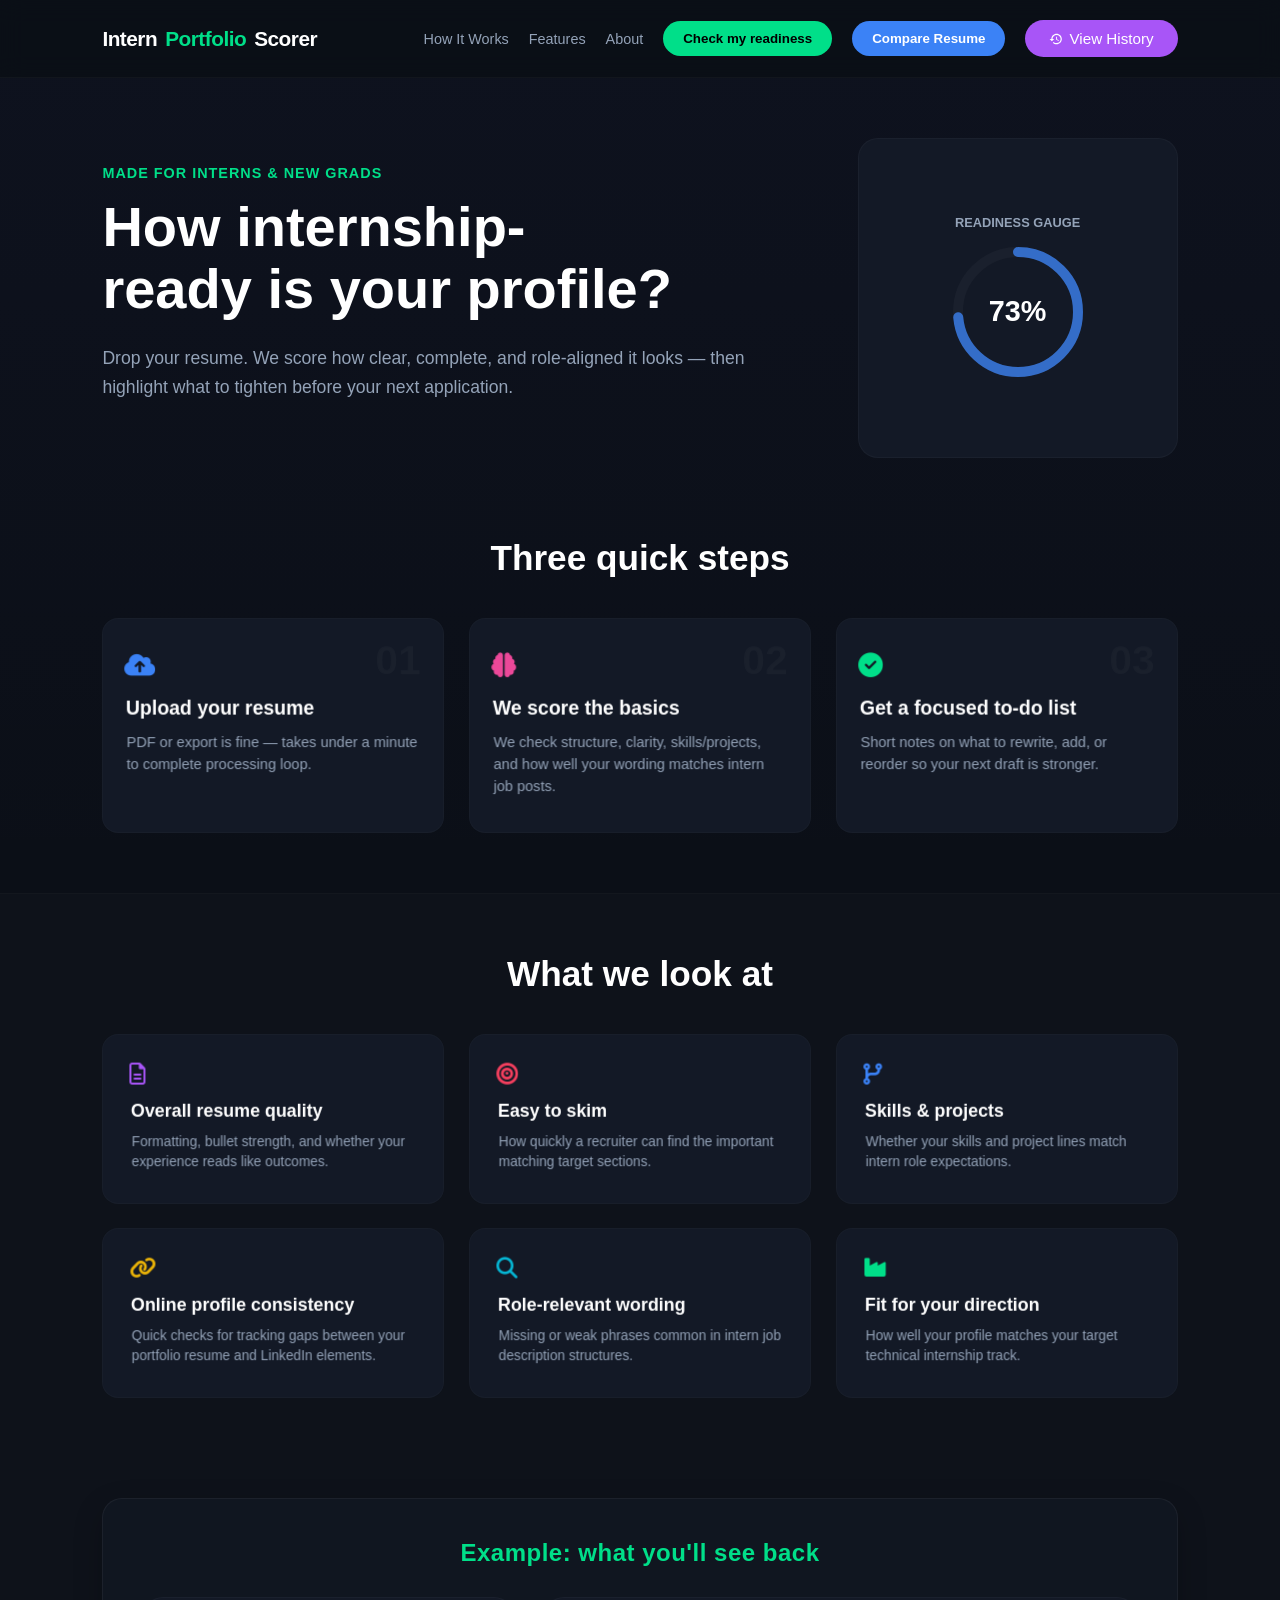
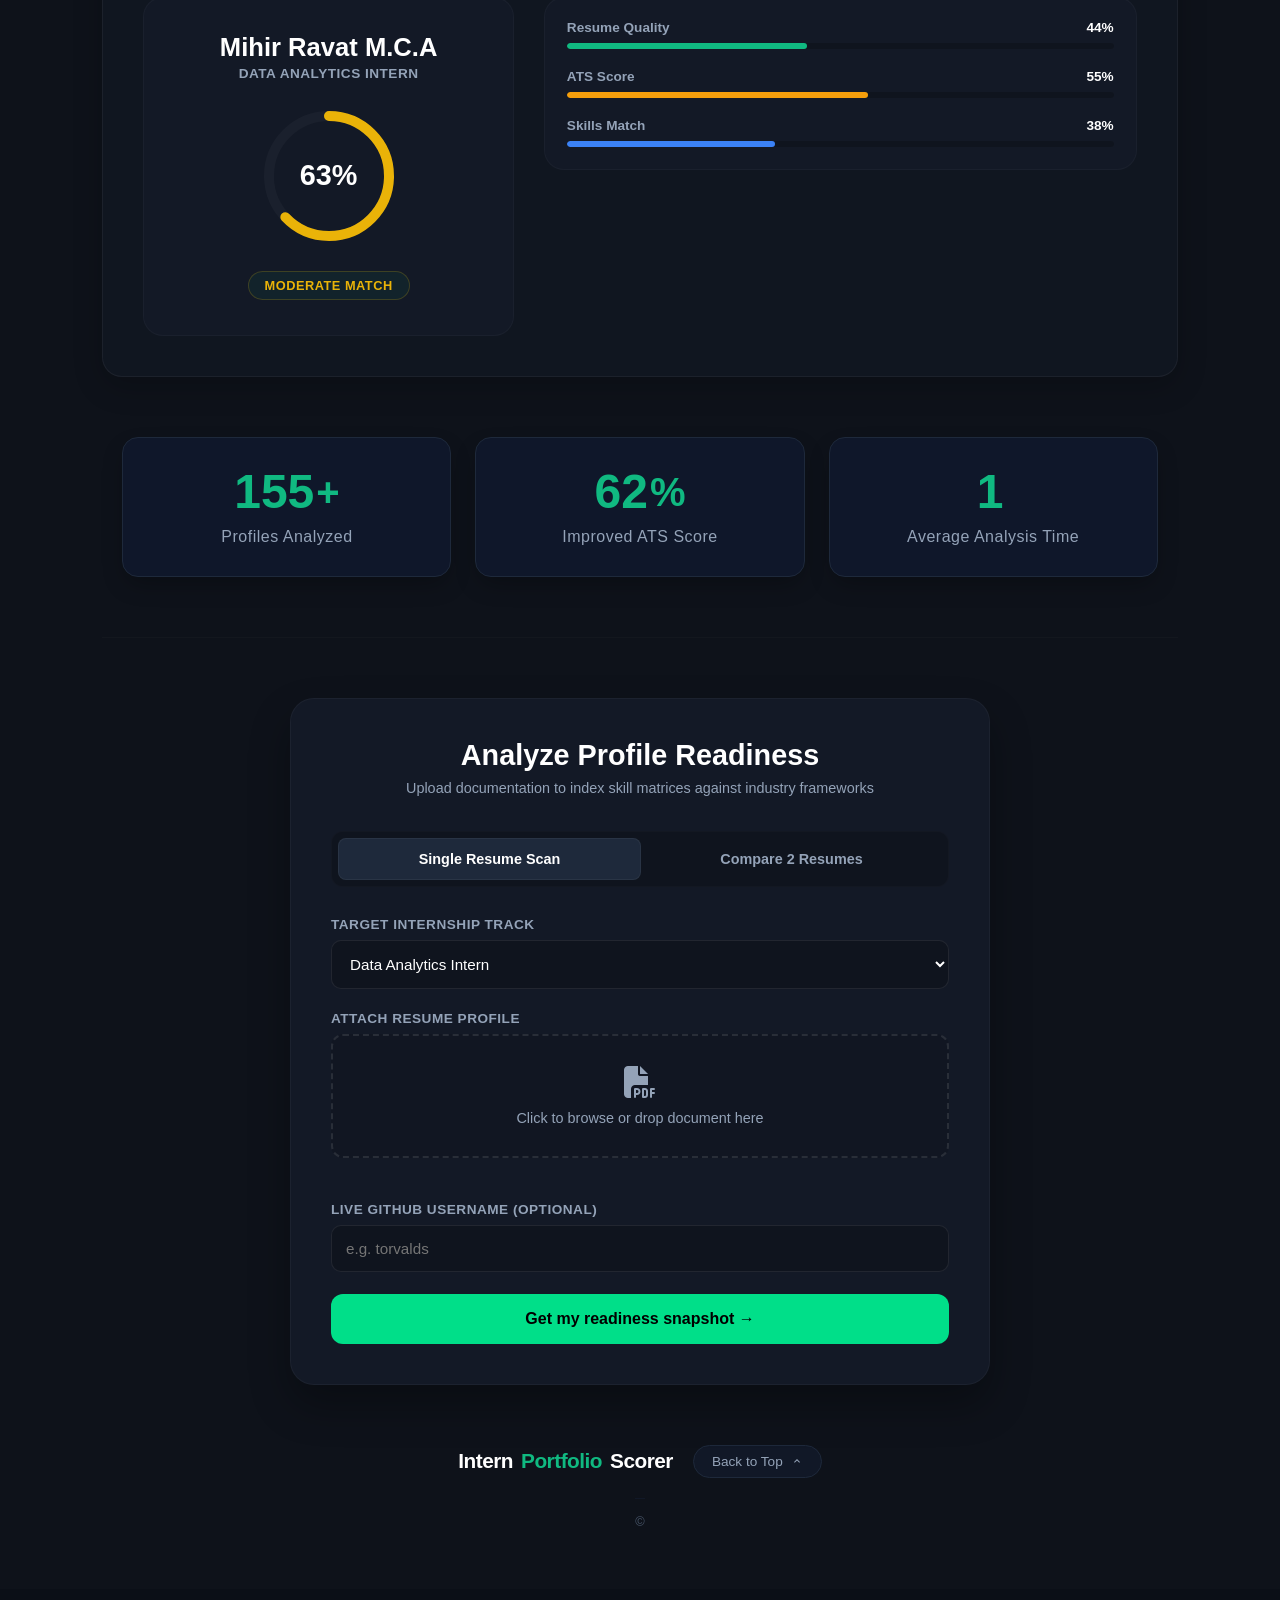
<file: index.html>
<!DOCTYPE html>
<html lang="en">
<head>
    <meta charset="UTF-8">
    <meta name="viewport" content="width=device-width, initial-scale=1.0">
    <title>Intern Portfolio Readiness Scorer</title>
    <link rel="stylesheet" href="https://cdnjs.cloudflare.com/ajax/libs/font-awesome/6.4.0/css/all.min.css">
    <style>
        :root {
            --dark-bg: #0b0f17;
            --card-bg: #131926;
            --neon-green: #00df89;
            --text-white: #ffffff;
            --text-muted: #94a3b8;
            --tag-match-bg: rgba(16, 185, 129, 0.1);
            --tag-match-border: rgba(16, 185, 129, 0.2);
            --tag-missing-bg: rgba(239, 68, 68, 0.1);
            --tag-missing-border: rgba(239, 68, 68, 0.2);
        }

        * { margin: 0; padding: 0; box-sizing: border-box; font-family: 'Segoe UI', Tahoma, Geneva, Verdana, sans-serif; }
        body { background-color: var(--dark-bg); color: var(--text-white); padding-bottom: 80px; overflow-x: hidden; }

       
        nav { display: flex; justify-content: space-between; align-items: center; padding: 20px 8%; background: rgba(11, 15, 23, 0.8); backdrop-filter: blur(12px); position: sticky; top: 0; z-index: 100; border-bottom: 1px solid rgba(255,255,255,0.03); }
        .logo { font-size: 1.3rem; font-weight: 800; letter-spacing: -0.5px; display: flex; align-items: center; gap: 8px; }
        .logo span { color: var(--neon-green); }
        .nav-links { display: flex; gap: 20px; align-items: center; list-style: none; }
        .nav-links a { color: var(--text-muted); text-decoration: none; font-size: 0.9rem; transition: 0.2s; }
        .nav-links a:hover { color: var(--text-white); }
        .btn-nav { background: var(--neon-green); color: #000 !important; padding: 10px 20px; border-radius: 30px; font-weight: 600; cursor: pointer; border: none; text-decoration: none; display: inline-block; transition: transform 0.2s, box-shadow 0.2s; }
        .btn-nav:hover { transform: translateY(-2px); box-shadow: 0 4px 15px rgba(0,223,137,0.3); color: #000 !important; }
        
         
        .section-wrapper { width: 100%; padding: 60px 8%; display: flex; flex-direction: column; align-items: center; }

        .reveal-on-scroll {
            opacity: 0;
            transform: translateY(30px);
            transition: opacity 0.8s cubic-bezier(0.25, 1, 0.5, 1), transform 0.8s cubic-bezier(0.25, 1, 0.5, 1);
        }
        .reveal-on-scroll.active {
            opacity: 1;
            transform: translateY(0);
        }


    @media (max-width: 768px) {
   
    /* 1. NAVBAR MOBILE RULES */
    
    nav {
        flex-direction: column !important;
        gap: 15px !important;
        padding: 20px 10px !important;
        text-align: center !important;
    }

    .nav-links {
        flex-direction: row !important;
        flex-wrap: wrap !important;
        justify-content: center !important;
        gap: 12px !important;
        padding: 0 !important;
    }

    .nav-links li {
        display: inline-block !important;
        margin: 4px 0 !important;
    }

    .nav-links a, .btn-nav {
        font-size: 0.85rem !important; 
        padding: 6px 12px !important;
    }

   
    /* 2. HERO LAYOUT MOBILE RULES */
   
    .hero-layout {
        flex-direction: column !important;
        gap: 30px !important;
        text-align: center !important;
        margin-bottom: 20px !important;
    }

    .hero-left {
        width: 100% !important;
    }

    .hero-left h1 {
        font-size: 2.2rem !important; 
        line-height: 1.2 !important;
        margin-bottom: 15px !important;
    }
    
    .hero-left h1 br {
        display: none !important;
    }

    .hero-left p {
        font-size: 0.95rem !important;
        line-height: 1.5 !important;
        margin-bottom: 20px !important;
        padding: 0 10px !important;
    }

    .hero-right {
        width: 280px !important;
        height: 280px !important;
        margin: 0 auto !important;
        box-sizing: border-box !important;
    }

    
    /* 3. THREE QUICK STEPS MOBILE RULES */
   
    .steps-container {
        margin-top: 30px !important;
    }

    .steps-container h2 {
        font-size: 1.8rem !important; 
        margin-bottom: 25px !important;
    }

    .steps-grid {
        grid-template-columns: 1fr !important; 
        gap: 20px !important;
        padding: 0 10px !important;
        box-sizing: border-box !important;
    }

    .step-card {
        padding: 30px 20px !important;
        text-align: center !important; 
        width: 100% !important;
        max-width: 350px !important; 
        margin: 0 auto !important; 
    }

    .step-num {
        top: 15px !important;
        right: 20px !important;
        font-size: 2.2rem !important;
    }

      
    .features-container h2 {
        font-size: 1.8rem !important; 
        margin-bottom: 30px !important;
        text-align: center !important;
    }

    .features-grid {
        display: flex !important;             
        flex-direction: column !important;
        gap: 20px !important;
        width: 100% !important;
        padding: 0 5px !important;
        box-sizing: border-box !important;
    }

    .feature-card {
        width: 100% !important;
        max-width: 350px !important;
        margin: 0 auto !important; 
        padding: 25px 20px !important;
        text-align: center !important;         
        box-sizing: border-box !important;
    }

    .feature-card i {
        font-size: 1.8rem !important;
        margin-bottom: 12px !important;
    }

    .feature-card h3 {
        font-size: 1.2rem !important;
        margin-bottom: 8px !important;
    }

    .feature-card p {
        font-size: 0.9rem !important;
        line-height: 1.5 !important;
    }

    /* 5. DUMMY SHOWCASE (ABOUT SECTION) MOBILE RULES */
  
    .dummy-showcase-box {
        padding: 25px 15px !important; 
        margin-top: 30px !important;
    }

    .dummy-title-header {
        font-size: 1.25rem !important; 
        margin-bottom: 20px !important;
    }

    .main-layout-grid {
        display: flex !important;
        flex-direction: column !important;    
        gap: 20px !important;
        width: 100% !important;
    }

    .left-score-card {
        width: 100% !important;
        max-width: 340px !important;
        margin: 0 auto !important; 
        padding: 20px !important;
        box-sizing: border-box !important;
        text-align: center !important;
    }

    .right-data-column {
        width: 100% !important;
        max-width: 340px !important;
        margin: 0 auto !important; 
        box-sizing: border-box !important;
    }

    .card-bg {
        padding: 15px !important; 
    }

    .metric-row {
        width: 100% !important;
        box-sizing: border-box !important;
    }
}

       
        .hero-layout { display: flex; justify-content: space-between; align-items: center; width: 100%; gap: 50px; margin-bottom: 40px; }
        .hero-left { flex: 1; }
        .hero-left .tagline { color: var(--neon-green); font-size: 0.9rem; font-weight: 600; text-transform: uppercase; margin-bottom: 15px; letter-spacing: 1px; }
        .hero-left h1 { font-size: 3.5rem; font-weight: 800; line-height: 1.1; margin-bottom: 25px; }
        .hero-left p { color: var(--text-muted); font-size: 1.1rem; line-height: 1.6; margin-bottom: 30px; }
        .hero-right { position: relative; width: 320px; height: 320px; background: var(--card-bg); border-radius: 20px; display: flex; flex-direction: column; align-items: center; justify-content: center; border: 1px solid rgba(255,255,255,0.03); transition: transform 0.3s ease, box-shadow 0.3s ease; }
        .hero-right:hover { box-shadow: 0 10px 30px rgba(0, 223, 137, 0.1); }

        
        .steps-container { width: 100%; text-align: center; margin-top: 40px; }
        .steps-container h2 { font-size: 2.2rem; font-weight: 700; margin-bottom: 40px; }
        .steps-grid { display: grid; grid-template-columns: repeat(3, 1fr); gap: 25px; width: 100%; }
        
        .step-card { 
            background: var(--card-bg); 
            border-radius: 16px; 
            padding: 35px 25px; 
            text-align: left; 
            border: 1px solid rgba(255,255,255,0.02); 
            position: relative;
            transform-style: preserve-3d;
            transform: perspective(1000px);
            transition: transform 0.15s ease, box-shadow 0.3s ease, border-color 0.3s ease;
        }
        .step-card:hover {
            box-shadow: 0 15px 35px rgba(0, 0, 0, 0.4);
            border-color: rgba(0, 223, 137, 0.2);
        }
        
        .step-num { position: absolute; top: 20px; right: 25px; font-size: 2.5rem; font-weight: 900; color: rgba(255,255,255,0.03); transform: translateZ(20px); }
        .step-card i { font-size: 1.5rem; margin-bottom: 20px; transform: translateZ(25px); display: inline-block; }
        .step-card h3 { font-size: 1.2rem; margin-bottom: 12px; font-weight: 600; transform: translateZ(15px); }
        .step-card p { color: var(--text-muted); font-size: 0.9rem; line-height: 1.5; transform: translateZ(10px); }

       
        .features-container { width: 100%; text-align: center; margin-bottom: 50px; }
        .features-container h2 { font-size: 2.2rem; font-weight: 700; margin-bottom: 40px; }
        .features-grid { display: grid; grid-template-columns: repeat(3, 1fr); gap: 25px; width: 100%; }
        
        .feature-card { 
            background: var(--card-bg); 
            border-radius: 16px; 
            padding: 30px; 
            text-align: left; 
            border: 1px solid rgba(255,255,255,0.02);
            transform-style: preserve-3d;
            transform: perspective(1000px);
            transition: transform 0.15s ease, box-shadow 0.3s ease, border-color 0.3s ease;
        }
        .feature-card:hover {
            box-shadow: 0 15px 35px rgba(0, 0, 0, 0.4);
            border-color: rgba(0, 223, 137, 0.15);
        }
        
        .feature-card i { font-size: 1.3rem; margin-bottom: 15px; transform: translateZ(25px); display: inline-block; }
        .feature-card h3 { font-size: 1.1rem; margin-bottom: 10px; font-weight: 600; transform: translateZ(15px); }
        .feature-card p { color: var(--text-muted); font-size: 0.85rem; line-height: 1.5; transform: translateZ(10px); }

       
        .dummy-showcase-box { width: 100%; margin-top: 50px; background: rgba(19, 25, 38, 0.6); border-radius: 20px; padding: 40px; border: 1px solid rgba(255,255,255,0.05); box-shadow: 0 10px 30px rgba(0,0,0,0.2); }
        .dummy-title-header { text-align: center; font-size: 1.5rem; font-weight: 700; margin-bottom: 30px; color: var(--neon-green); letter-spacing: 0.5px; }

       
        .app-engine-box { width: 100%; max-width: 700px; background: var(--card-bg); border-radius: 24px; padding: 40px; border: 1px solid rgba(255,255,255,0.04); box-shadow: 0 20px 40px rgba(0,0,0,0.3); transition: border-color 0.4s ease; }
        .engine-header { text-align: center; margin-bottom: 35px; }
        .engine-header h2 { font-size: 1.8rem; font-weight: 700; margin-bottom: 8px; }
        .engine-header p { color: var(--text-muted); font-size: 0.9rem; }
        
        .mode-toggle-tabs { display: flex; background: rgba(0,0,0,0.2); padding: 6px; border-radius: 12px; margin-bottom: 30px; border: 1px solid rgba(255,255,255,0.02); }
        .tab-btn { flex: 1; background: none; border: none; color: var(--text-muted); padding: 12px; font-size: 0.9rem; font-weight: 600; cursor: pointer; border-radius: 8px; transition: 0.2s; }
        .tab-btn.active { background: #1e293b; color: var(--text-white); border: 1px solid rgba(255,255,255,0.05); }

        .input-group { margin-bottom: 22px; display: flex; flex-direction: column; gap: 8px; text-align: left; }
        .input-group label { font-size: 0.85rem; font-weight: 600; color: var(--text-muted); text-transform: uppercase; letter-spacing: 0.5px; }
        select, input[type="text"] { width: 100%; background: rgba(0,0,0,0.2); border: 1px solid rgba(255,255,255,0.08); padding: 14px; border-radius: 10px; color: #FFF; font-size: 0.95rem; outline: none; transition: 0.2s; }
        select:focus, input[type="text"]:focus { border-color: var(--neon-green); }

        .file-upload-dropzone { width: 100%; border: 2px dashed rgba(255,255,255,0.1); border-radius: 12px; padding: 30px; text-align: center; cursor: pointer; transition: 0.2s; background: rgba(0,0,0,0.1); }
        .file-upload-dropzone:hover { border-color: var(--neon-green); background: rgba(0,223,137,0.02); }
        .file-upload-dropzone i { font-size: 2rem; color: var(--text-muted); margin-bottom: 12px; }
        .file-upload-dropzone p { font-size: 0.9rem; color: var(--text-muted); }
        .file-name-label { margin-top: 8px; font-size: 0.85rem; color: var(--neon-green); font-weight: 600; display: none; }

        .btn-submit-engine { width: 100%; background: var(--neon-green); color: #000; border: none; padding: 16px; border-radius: 12px; font-size: 1rem; font-weight: 700; cursor: pointer; margin-top: 15px; display: flex; justify-content: center; align-items: center; gap: 8px; transition: 0.2s; }
        .btn-submit-engine:hover { transform: translateY(-2px); box-shadow: 0 8px 20px rgba(0,223,137,0.2); }

       
        .radial-progress-wrapper { position: relative; width: 140px; height: 140px; }
        .radial-svg { width: 140px; height: 140px; transform: rotate(-90deg); }
        .circle-bg { fill: none; stroke: rgba(255,255,255,0.03); stroke-width: 10; }
        .circle-fill {fill: none;stroke: var(--neon-green);stroke-width: 10;stroke-linecap: round;stroke-dasharray: 377;stroke-dashoffset: 377;transition: stroke-dashoffset 1.5s ease;}
        .circle-text-center { position: absolute; top: 0; left: 0; width: 100%; height: 100%; display: flex; align-items: center; justify-content: center; flex-direction: column; }
        .circle-text-center .num { font-size: 1.8rem; font-weight: 800; color: #0f6b66; }

        /* --- OUTPUT ENGINE CLASSES --- */
        .main-layout-grid { display: grid; grid-template-columns: 1fr 1.6fr; gap: 30px; width: 100%; text-align: left; margin-top: 20px; }
        .left-score-card { background: var(--card-bg); border-radius: 20px; padding: 35px; border: 1px solid rgba(255,255,255,0.03); display: flex; flex-direction: column; align-items: center; text-align: center; }
        .profile-title { font-size: 1.6rem; font-weight: 800; margin-bottom: 4px; margin-top: 0px; color: #fff; }
        .role-subtitle { font-size: 0.85rem; color: var(--text-muted); font-weight: 600; text-transform: uppercase; letter-spacing: 0.5px; margin-bottom: 25px; }
        .center-circle-box { margin-bottom: 25px; }
        .circle-text-center .num { font-size: 1.8rem; font-weight: 800; color: #fff; }

        .circle-fill {fill: none;stroke: var(--neon-green);stroke-width: 10;stroke-linecap: round;stroke-dasharray: 377;stroke-dashoffset: 377;transition: stroke-dashoffset 1.5s ease;}
        .badge-fit { background: rgba(0, 223, 137, 0.05); border: 1px solid rgba(0, 223, 137, 0.2); color: var(--neon-green); padding: 6px 16px; border-radius: 30px; font-size: 0.8rem; font-weight: 700; letter-spacing: 0.5px; }
        
        .suggestions-box { width: 100%; text-align: left; margin-top: 30px; border-top: 1px solid rgba(255,255,255,0.04); padding-top: 25px; }
        .suggestions-header { font-size: 0.9rem; font-weight: 700; margin-bottom: 15px; color: #fff; }
        .suggestions-list { padding-left: 18px; color: var(--text-muted); font-size: 0.85rem; display: flex; flex-direction: column; gap: 12px; }
        .suggestions-list li { line-height: 1.5; }

        .right-data-column { display: flex; flex-direction: column; gap: 20px; }
        .card-bg { background: var(--card-bg); border-radius: 20px; border: 1px solid rgba(255,255,255,0.03); }
        .section-title { font-size: 1.05rem; font-weight: 700; color: #fff; margin-bottom: 20px; padding-bottom: 12px; border-bottom: 1px solid rgba(255,255,255,0.04); }
        
        .metrics-list { display: flex; flex-direction: column; gap: 20px; }
        .metric-row { display: flex; flex-direction: column; gap: 8px; }
        .metric-info { display: flex; justify-content: space-between; font-size: 0.85rem; font-weight: 600; color: var(--text-muted); }
        .metric-info span:last-child { color: #fff; }
        .bar-container { width: 100%; height: 6px; background: rgba(0,0,0,0.2); border-radius: 10px; overflow: hidden; }
        .bar-fill-track { height: 100%; width: 0%; border-radius: 10px; transition: width 1.2s cubic-bezier(0.4, 0, 0.2, 1); }

        .matrix-label-sub { font-size: 0.8rem; font-weight: 700; color: var(--text-muted); text-transform: uppercase; margin-bottom: 12px; letter-spacing: 0.5px; }
        .matrix-flex { display: flex; flex-wrap: wrap; gap: 8px; }
        .matrix-tag { padding: 5px 12px; border-radius: 6px; font-size: 0.75rem; font-weight: 600; }
        .tag-match { background: var(--tag-match-bg); border: 1px solid var(--tag-match-border); color: #34d399; }
        .tag-missing { background: var(--tag-missing-bg); border: 1px solid var(--tag-missing-border); color: #f87171; }

        /* GitHub Section Styles */
        .github-grid { display: grid; grid-template-columns: repeat(2, 1fr); gap: 15px; }
        .github-card { background: rgba(0,0,0,0.15); border-radius: 12px; padding: 18px; border: 1px solid rgba(255,255,255,0.02); display: flex; flex-direction: column; justify-content: space-between; }
        .repo-name { font-size: 0.9rem; font-weight: 700; color: #fff; margin-bottom: 6px; }
        .repo-desc { font-size: 0.78rem; color: var(--text-muted); line-height: 1.4; margin-bottom: 12px; }
        .repo-lang-box { display: flex; align-items: center; gap: 6px; font-size: 0.75rem; color: var(--text-muted); font-weight: 600; }
        .repo-lang-dot { width: 8px; height: 8px; background-color: var(--neon-green); border-radius: 50%; }

        /* Comparison Styling */
        .verdict-banner-container { width: 100%; padding: 30px; text-align: left; margin-bottom: 25px; border-left: 4px solid var(--neon-green); }
        .verdict-badge { font-size: 0.75rem; font-weight: 800; color: var(--neon-green); letter-spacing: 1px; margin-bottom: 6px; }
        .verdict-main-title { font-size: 1.3rem; font-weight: 800; margin-bottom: 10px; }
        .verdict-reason-para { color: var(--text-muted); font-size: 0.9rem; line-height: 1.5; }
        .comparison-grid-wrapper { display: grid; grid-template-columns: 1fr 1fr; gap: 25px; width: 100%; }
        .comparison-column-box { display: flex; flex-direction: column; gap: 15px; }
        .comp-header-title { font-size: 1.1rem; font-weight: 700; color: #3b82f6; text-align: left; margin-left: 5px; }

        #global-loading-overlay { display: none; margin-top: 25px; font-size: 0.95rem; color: var(--neon-green); font-weight: 600; }
        .spinner-matrix { animation: rotation 1s linear infinite; margin-right: 8px; }
        @keyframes rotation { 0% { transform: rotate(0deg); } 100% { transform: rotate(360deg); } }
    </style>
</head>
<body>

    <nav>
        <div class="logo">Intern<span>Portfolio</span>Scorer</div>
        <ul class="nav-links">
            <li><a href="#" onclick="scrollToSection(event, '.steps-container')">How It Works</a></li>
            <li><a href="#" onclick="scrollToSection(event, '.features-container')">Features</a></li>
           <li><a href="#" onclick="scrollToSection(event, '#about-section')">About</a></li>
            <li><button class="btn-nav" onclick="triggerNavbarAction('single')">Check my readiness</button></li>
            <li><button class="btn-nav" style="background: #3b82f6; color: #fff !important;" onclick="triggerNavbarAction('compare')">Compare Resume</button></li>
        
            <li>
                <a href="javascript:void(0);" id="view-history-btn" class="btn-nav" style="text-decoration: none; display: inline-flex; align-items: center; gap: 6px; background: #a855f7; color: #ffffff !important; padding: 10px 24px; border-radius: 50px; font-weight: 500; font-size: 0.95rem; transition: all 0.3s ease;" onmouseover="this.style.background='#9333ea'; this.style.boxShadow='0 0 12px rgba(168, 85, 247, 0.4)';" onmouseout="this.style.background='#a855f7'; this.style.boxShadow='none';">
                 <svg style="width:14px; height:14px; fill:currentColor;" viewBox="0 0 24 24">
                   <path d="M13 3c-4.97 0-9 4.03-9 9H1l3.89 3.89.07.14L9 12H6c0-3.87 3.13-7 7-7s7 3.13 7 7-3.13 7-7 7c-1.93 0-3.68-.79-4.94-2.06l-1.42 1.42C8.27 19.99 10.51 21 13 21c4.97 0 9-4.03 9-9s-4.03-9-9-9zm-1 5v5l4.28 2.54.72-1.21-3.5-2.08V8H12z"/>
                 </svg>
                  View History
                </a>
            </li>
           
        </ul>
    </nav>

    <div class="section-wrapper" style="background: linear-gradient(180deg, rgba(99,102,241,0.03) 0%, rgba(0,0,0,0) 100%);">
        <div class="hero-layout reveal-on-scroll">
            <div class="hero-left">
                <div class="tagline">Made for interns & new grads</div>
                <h1>How internship-<br>ready is your profile?</h1>
                <p>Drop your resume. We score how clear, complete, and role-aligned it looks — then highlight what to tighten before your next application.</p>
            </div>
            <div class="hero-right">
                <span style="color: var(--text-muted); font-size: 0.8rem; font-weight: 600; margin-bottom: 12px; text-transform: uppercase;">Readiness Gauge</span>
                <div class="radial-progress-wrapper">
                    <svg class="radial-svg">
                        <circle class="circle-bg" cx="70" cy="70" r="60"></circle>
                        <circle class="circle-fill dynamic-ring-trigger" data-offset="100" cx="70" cy="70" r="60" style="stroke-dasharray: 377; stroke-dashoffset: 377; stroke: #346dc8;"></circle>
                    </svg>
                <div class="circle-text-center">
                        <div class="num">73%</div>
                    </div>
                </div>
            </div>
        </div>

        <div class="steps-container reveal-on-scroll">
            <h2>Three quick steps</h2>
            <div class="steps-grid">
                <div class="step-card">
                    <div class="step-num">01</div>
                    <i class="fa-solid fa-cloud-arrow-up" style="color: #3b82f6;"></i>
                    <h3>Upload your resume</h3>
                    <p>PDF or export is fine — takes under a minute to complete processing loop.</p>
                </div>
                <div class="step-card">
                    <div class="step-num">02</div>
                    <i class="fa-solid fa-brain" style="color: #ec4899;"></i>
                    <h3>We score the basics</h3>
                    <p>We check structure, clarity, skills/projects, and how well your wording matches intern job posts.</p>
                </div>
                <div class="step-card">
                    <div class="step-num">03</div>
                    <i class="fa-solid fa-circle-check" style="color: var(--neon-green);"></i>
                    <h3>Get a focused to-do list</h3>
                    <p>Short notes on what to rewrite, add, or reorder so your next draft is stronger.</p>
                </div>
            </div>
        </div>
    </div>

    <div class="section-wrapper" style="border-top: 1px solid rgba(255,255,255,0.02); background: rgba(255,255,255,0.01);">
        <div class="features-container reveal-on-scroll">
            <h2>What we look at</h2>
            <div class="features-grid">
                <div class="feature-card">
                    <i class="fa-regular fa-file-lines" style="color: #a855f7;"></i>
                    <h3>Overall resume quality</h3>
                    <p>Formatting, bullet strength, and whether your experience reads like outcomes.</p>
                </div>
                <div class="feature-card">
                    <i class="fa-solid fa-bullseye" style="color: #f43f5e;"></i>
                    <h3>Easy to skim</h3>
                    <p>How quickly a recruiter can find the important matching target sections.</p>
                </div>
                <div class="feature-card">
                    <i class="fa-solid fa-code-branch" style="color: #3b82f6;"></i>
                    <h3>Skills & projects</h3>
                    <p>Whether your skills and project lines match intern role expectations.</p>
                </div>
                <div class="feature-card">
                    <i class="fa-solid fa-link" style="color: #eab308;"></i>
                    <h3>Online profile consistency</h3>
                    <p>Quick checks for tracking gaps between your portfolio resume and LinkedIn elements.</p>
                </div>
                <div class="feature-card">
                    <i class="fa-solid fa-magnifying-glass" style="color: #06b6d4;"></i>
                    <h3>Role-relevant wording</h3>
                    <p>Missing or weak phrases common in intern job description structures.</p>
                </div>
                <div class="feature-card">
                    <i class="fa-solid fa-industry" style="color: var(--neon-green);"></i>
                    <h3>Fit for your direction</h3>
                    <p>How well your profile matches your target technical internship track.</p>
                </div>
            </div>
        </div>

     
        <div id="about-section" class="dummy-showcase-box reveal-on-scroll" style="scroll-margin-top: 100px;">
            <div class="dummy-title-header">Example: what you'll see back</div>
               <div class="main-layout-grid" style="margin-top: 0;">
                  <div class="left-score-card">
                     <div class="profile-title">Mihir Ravat M.C.A</div>
                       <div class="role-subtitle">Data Analytics Intern</div>
                         <div class="center-circle-box">
                            <div class="radial-progress-wrapper">
                               <svg class="radial-svg">
                                 <circle class="circle-bg" cx="70" cy="70" r="60"></circle>
                                 <circle class="circle-fill dynamic-ring-trigger" data-offset="140" cx="70" cy="70" r="60" style="stroke-dasharray: 377; stroke-dashoffset: 377; stroke: #eab308;"></circle>
                               </svg>
                          <div class="circle-text-center"><div class="num" style="color: #fff;">63%</div></div>
                       </div>
                   </div>
                   <span class="badge-fit" style="color:#eab308; border-color:rgba(234,179,8,0.2);">MODERATE MATCH</span>
                </div>
           <div class="right-data-column">
            <div class="card-bg" style="padding:22px;">
                <div class="metrics-list">
                    <div class="metric-row">
                        <div class="metric-info"><span>Resume Quality</span><span>44%</span></div>
                        <div class="bar-container"><div class="bar-fill-track dynamic-bar-trigger" data-width="44%" style="background-color:#10b981;"></div></div>
                    </div>
                    <div class="metric-row">
                        <div class="metric-info"><span>ATS Score</span><span>55%</span></div>
                        <div class="bar-container"><div class="bar-fill-track dynamic-bar-trigger" data-width="55%" style="background-color:#f59e0b;"></div></div>
                    </div>
                    <div class="metric-row">
                        <div class="metric-info"><span>Skills Match</span><span>38%</span></div>
                        <div class="bar-container"><div class="bar-fill-track dynamic-bar-trigger" data-width="38%" style="background-color:#3b82f6;"></div></div>
                    </div>
                </div>
            </div>
        </div>
    </div>
</div>
        
       
    <div style="width: 100%; max-width: 1100px; margin: 60px auto; padding: 0 20px; box-sizing: border-box; clear: both;">
    <div style="display: flex; justify-content: space-between; align-items: center; gap: 24px; flex-wrap: wrap;">
        
        <div style="flex: 1; min-width: 250px; background: #0f172a; border: 1px solid #1e293b; padding: 30px 20px; border-radius: 16px; text-align: center; box-shadow: 0 10px 25px -5px rgba(0, 0, 0, 0.3); transition: transform 0.3s;" onmouseover="this.style.transform='translateY(-5px)'" onmouseout="this.style.transform='translateY(0)'">
            <div style="display: flex; align-items: center; justify-content: center; gap: 2px;">
                <span class="stat-number" data-target="300" style="font-size: 3rem; font-weight: 800; color: #10b981; font-family: sans-serif; line-height: 1;">0</span>
                <span style="font-size: 2.5rem; font-weight: 800; color: #10b981; line-height: 1;">+</span>
            </div>
            <p style="color: #94a3b8; font-size: 1rem; margin: 12px 0 0 0; font-weight: 500; letter-spacing: 0.5px;">Profiles Analyzed</p>
        </div>

        <div style="flex: 1; min-width: 250px; background: #0f172a; border: 1px solid #1e293b; padding: 30px 20px; border-radius: 16px; text-align: center; box-shadow: 0 10px 25px -5px rgba(0, 0, 0, 0.3); transition: transform 0.3s;" onmouseover="this.style.transform='translateY(-5px)'" onmouseout="this.style.transform='translateY(0)'">
            <div style="display: flex; align-items: center; justify-content: center; gap: 2px;">
                <span class="stat-number" data-target="89" style="font-size: 3rem; font-weight: 800; color: #10b981; font-family: sans-serif; line-height: 1;">0</span>
                <span style="font-size: 2.5rem; font-weight: 800; color: #10b981; line-height: 1;">%</span>
            </div>
            <p style="color: #94a3b8; font-size: 1rem; margin: 12px 0 0 0; font-weight: 500; letter-spacing: 0.5px;">Improved ATS Score</p>
        </div>

        <div style="flex: 1; min-width: 250px; background: #0f172a; border: 1px solid #1e293b; padding: 30px 20px; border-radius: 16px; text-align: center; box-shadow: 0 10px 25px -5px rgba(0, 0, 0, 0.3); transition: transform 0.3s;" onmouseover="this.style.transform='translateY(-5px)'" onmouseout="this.style.transform='translateY(0)'">
            <div style="display: flex; align-items: center; justify-content: center; gap: 6px;">
                <span class="stat-number" data-target="3" style="font-size: 3rem; font-weight: 800; color: #10b981; font-family: sans-serif; line-height: 1;">0</span>
                <span style="font-size: 1.8rem; font-weight: 700; color: #10b981; line-height: 1.4;"></span>
            </div>
            <p style="color: #94a3b8; font-size: 1rem; margin: 12px 0 0 0; font-weight: 500; letter-spacing: 0.5px;">Average Analysis Time</p>
        </div>

    </div>
</div>



    <div class="section-wrapper" id="cta-engine-section" style="border-top: 1px solid rgba(255,255,255,0.02);">
        <div class="app-engine-box reveal-on-scroll">
            <div class="engine-header">
                <h2 id="engine-display-title">Analyze Profile Readiness</h2>
                <p>Upload documentation to index skill matrices against industry frameworks</p>
            </div>

            <div class="mode-toggle-tabs">
                <button type="button" class="tab-btn active" id="tab-single" onclick="switchMode('single')">Single Resume Scan</button>
                <button type="button" class="tab-btn" id="tab-compare" onclick="switchMode('compare')">Compare 2 Resumes</button>
            </div>

            <form id="matrix-evaluation-form" enctype="multipart/form-data">
                <input type="hidden" name="mode" id="form-mode" value="single">
                
                <div class="input-group">
                    <label>Target Internship Track</label>
                    <select name="target_track">
                        <option value="Data Analytics Intern">Data Analytics Intern</option>
                        <option value="Web Development Intern">Web Development Intern</option>
                        <option value="Cybersecurity Intern">Graphic Design Intern</option>
                        <option value="Blockchain Developer Intern">Backend Developer Intern</option>
                        <option value="DevOps Intern">UI/UX Design Intern</option>
                        <option value="DevOps Intern">Frontend Development Intern</option>
                       

                    </select>
                </div>

                <div class="input-grid-files" style="display: flex; flex-direction: column; gap: 15px; margin-bottom: 22px;">
                    <div class="input-group" id="container-resume1">
                        <label id="label-resume1">Attach Resume Profile</label>
                        <div class="file-upload-dropzone" onclick="document.getElementById('file-field-1').click()">
                            <i class="fa-solid fa-file-pdf"></i>
                            <p>Click to browse or drop document here</p>
                            <div class="file-name-label" id="lbl-f1">No file chosen</div>
                        </div>
                        <input type="file" id="file-field-1" name="resume1" style="display: none;" onchange="updateFileLabel(1)">
                    </div>

                    <div class="input-group" id="container-resume2" style="display: none;">
                        <label>Attach Resume Profile Beta (Resume 2)</label>
                        <div class="file-upload-dropzone" onclick="document.getElementById('file-field-2').click()">
                            <i class="fa-solid fa-file-pdf" style="color: #00df89;"></i>
                            <p>Click to browse or drop second document</p>
                            <div class="file-name-label" id="lbl-f2">No file chosen</div>
                        </div>
                        <input type="file" id="file-field-2" name="resume2" style="display: none;" onchange="updateFileLabel(2)">
                    </div>
                </div>

                <div class="input-group">
                    <label>Live GitHub Username (Optional)</label>
                    <input type="text" name="github_user1" placeholder="e.g. torvalds">
                </div>

                <button type="submit" class="btn-submit-engine" id="engine-submit-button">
                    Get my readiness snapshot &rarr;
                </button>
            </form>

            <div id="global-loading-overlay">
                <i class="fa-solid fa-circle-notch spinner-matrix"></i> Parsing metadata vectors...
            </div>
        </div>

        <div id="async-response-injector" style="width: 100%; max-width: 1100px;"></div>
    </div>

    
       
    <div style="max-width: 1100px; margin: 0 auto; display: flex; justify-content: space-between; align-items: center; flex-flow: row wrap; gap: 20px;">
        <div class="logo" style="font-size: 1.3rem; font-weight: bold; color: #fff; min-width: 200px;">
            Intern<span style="color: #10b981;">Portfolio</span>Scorer
        </div>
        <div style="display: inline-block;">
            <a href="#" onclick="scrollToTop(event)" style="text-decoration: none; display: inline-flex; align-items: center; gap: 8px; background: #111827; border: 1px solid #1e293b; color: #94a3b8; padding: 8px 18px; border-radius: 30px; font-size: 0.85rem; font-weight: 500; transition: all 0.3s ease; white-space: nowrap;" onmouseover="this.style.background='#1e293b'; this.style.color='#fff'; this.style.borderColor='#3b82f6';" onmouseout="this.style.background='#111827'; this.style.color='#94a3b8'; this.style.borderColor='#1e293b';">
                Back to Top 
                <svg style="width:12px; height:12px; fill:currentColor;" viewBox="0 0 24 24">
                    <path d="M7.41 15.41L12 10.83l4.59 4.58L18 14l-6-6-6 6z"/>
                </svg>
            </a>
        </div>
    </div>
    <div style="max-width: 1100px; margin: 20px auto 0 auto; padding-top: 15px; border-top: 1px solid #111827; text-align: center; color: #475569; font-size: 0.8rem; box-sizing: border-box;">
        &copy; 
    </div>
</footer>

    <script>
        function triggerNavbarAction(mode) {
            switchMode(mode);
            document.getElementById('cta-engine-section').scrollIntoView({ behavior: 'smooth', block: 'start' });
            
            const engineBox = document.querySelector('.app-engine-box');
            engineBox.style.borderColor = mode === 'compare' ? '#3b82f6' : 'var(--neon-green)';
            setTimeout(() => {
                engineBox.style.borderColor = 'rgba(255,255,255,0.04)';
            }, 1500);
        }

        function scrollToSection(event, selector) {
            event.preventDefault();
            document.querySelector(selector).scrollIntoView({ behavior: 'smooth', block: 'center' });
        }

        function switchMode(mode) {
            document.getElementById('form-mode').value = mode;
            const title = document.getElementById('engine-display-title');
            const submitBtn = document.getElementById('engine-submit-button');

            if(mode === 'single') {
                document.getElementById('tab-single').classList.add('active');
                document.getElementById('tab-compare').classList.remove('active');
                document.getElementById('container-resume2').style.display = 'none';
                document.getElementById('label-resume1').innerText = "Attach Resume Profile";
                title.textContent = "Analyze Profile Readiness";
                submitBtn.innerHTML = "Get my readiness snapshot &rarr;";
                submitBtn.style.background = "var(--neon-green)";
            } else {
                document.getElementById('tab-single').classList.remove('active');
                document.getElementById('tab-compare').classList.add('active');
                document.getElementById('container-resume2').style.display = 'flex';
                document.getElementById('label-resume1').innerText = "Attach Resume Profile Alpha (Resume 1)";
                title.textContent = "Compare Two Profiles Side-By-Side";
                submitBtn.innerHTML = "Execute Comparison Engine &rarr;";
                submitBtn.style.background = "#3b82f6";
            }
        }

        function updateFileLabel(id) {
            const input = document.getElementById('file-field-' + id);
            const label = document.getElementById('lbl-f' + id);
            if(input.files.length > 0) {
                label.innerText = input.files[0].name;
                label.style.display = 'block';
            }
        }

        /* 3D Mouse Movement Interactions */
        const interactiveCards = document.querySelectorAll('.step-card, .feature-card');
        interactiveCards.forEach(card => {
            card.addEventListener('mousemove', (e) => {
                const rect = card.getBoundingClientRect();
                const x = e.clientX - rect.left;
                const y = e.clientY - rect.top;
                
                const xc = rect.width / 2;
                const yc = rect.height / 2;
                
                const angleX = (yc - y) / 10;
                const angleY = (x - xc) / 10;
                
                card.style.transform = `perspective(1000px) rotateX(${angleX}deg) rotateY(${angleY}deg) translateY(-5px)`;
            });
            
            card.addEventListener('mouseleave', () => {
                card.style.transform = 'perspective(1000px) rotateX(0deg) rotateY(0deg) translateY(0)';
            });
        });

       
        const scrollObserver = new IntersectionObserver((entries) => {
            entries.forEach(entry => {
                if (entry.isIntersecting) {
                    entry.target.classList.add('active');
                    
                   
                    entry.target.querySelectorAll('.dynamic-ring-trigger').forEach(ring => {
                        const targetOffset = ring.getAttribute('data-offset');
                        ring.style.strokeDashoffset = targetOffset;
                    });
                    
                    entry.target.querySelectorAll('.dynamic-bar-trigger').forEach(bar => {
                        const targetWidth = bar.getAttribute('data-width');
                        bar.style.width = targetWidth;
                    });
                }
            });
        }, { threshold: 0.15, rootMargin: "0px 0px -40px 0px" });

        document.querySelectorAll('.reveal-on-scroll').forEach(el => {
            scrollObserver.observe(el);
        });
        
        document.querySelectorAll('.dynamic-ring-trigger').forEach(ring => {

           const score = parseInt(ring.getAttribute('data-score'));

           const radius = 60;
           const circumference = 2 * Math.PI * radius;

           ring.style.strokeDasharray = circumference;

           const offset = circumference - ((score / 100) * circumference);

           ring.style.strokeDashoffset = offset;
        });
        
       
        document.getElementById('matrix-evaluation-form').addEventListener('submit', function(e) {
            e.preventDefault();
            const formData = new FormData(this);
            
            document.getElementById('global-loading-overlay').style.display = 'block';
            document.getElementById('async-response-injector').innerHTML = '';

            fetch('/analyze', {
                method: 'POST',
                body: formData
            })
            .then(response => response.text())
            .then(html => {
                document.getElementById('global-loading-overlay').style.display = 'none';
                document.getElementById('async-response-injector').innerHTML = html;
                
                document.getElementById('report-anchor-target').scrollIntoView({ behavior: 'smooth', block: 'start' });

                setTimeout(() => {
                    document.querySelectorAll('#async-response-injector .dynamic-ring-trigger').forEach(ring => {
                     const score = parseInt(ring.getAttribute('data-score'));    
                     const radius = 60;
                     const circumference = 2 * Math.PI * radius;
                     const offset = circumference - (score / 100) * circumference;
                     ring.style.strokeDasharray = circumference;
                     ring.style.strokeDashoffset = offset;
                });
                    
                    document.querySelectorAll('#async-response-injector .dynamic-bar-trigger').forEach(bar => {
                        const targetWidth = bar.getAttribute('data-width');
                        bar.style.width = targetWidth;
                    });
                }, 150);
            })
            .catch(err => {
                document.getElementById('global-loading-overlay').style.display = 'none';
                alert('Vector extraction processing crash logs triggered.');
            });
        });

       
        const historyBtn = document.getElementById('view-history-btn');
        if (historyBtn) {
            historyBtn.addEventListener('click', function(e) {
                e.preventDefault(); 
                document.getElementById('global-loading-overlay').style.display = 'block';
                document.getElementById('async-response-injector').innerHTML = '';

                fetch('/history')
                .then(response => response.text())
                .then(html => {
                    document.getElementById('global-loading-overlay').style.display = 'none';
                    document.getElementById('async-response-injector').innerHTML = html;
                    
                    const targetSection = document.getElementById('report-anchor-target') || document.getElementById('async-response-injector');
                    targetSection.scrollIntoView({ behavior: 'smooth', block: 'start' });
                })
                .catch(err => {
                    document.getElementById('global-loading-overlay').style.display = 'none';
                    alert('Failed to establish sequence with server history logs.');
                });
            });
        }

       
        document.addEventListener("DOMContentLoaded", () => {
            const counters = document.querySelectorAll('.stat-number');
            
            const startCounting = (entries, observer) => {
                entries.forEach(entry => {
                    if (entry.isIntersecting) {
                        const counter = entry.target;
                        const target = parseInt(counter.getAttribute('data-target'));
                        const duration = 1200; 
                        const stepTime = Math.max(Math.floor(duration / target), 20);
                        let current = 0;

                        const timer = setInterval(() => {
                            current += Math.ceil(target / (duration / stepTime));
                            if (current >= target) {
                                counter.innerText = target;
                                clearInterval(timer);
                            } else {
                                counter.innerText = current;
                            }
                        }, stepTime);

                        observer.unobserve(counter);
                    }
                });
            };

            const counterObserver = new IntersectionObserver(startCounting, {
                threshold: 0.2
            });

            counters.forEach(counter => counterObserver.observe(counter));
        });

        
    </script>
</body>
</html>
</file>
